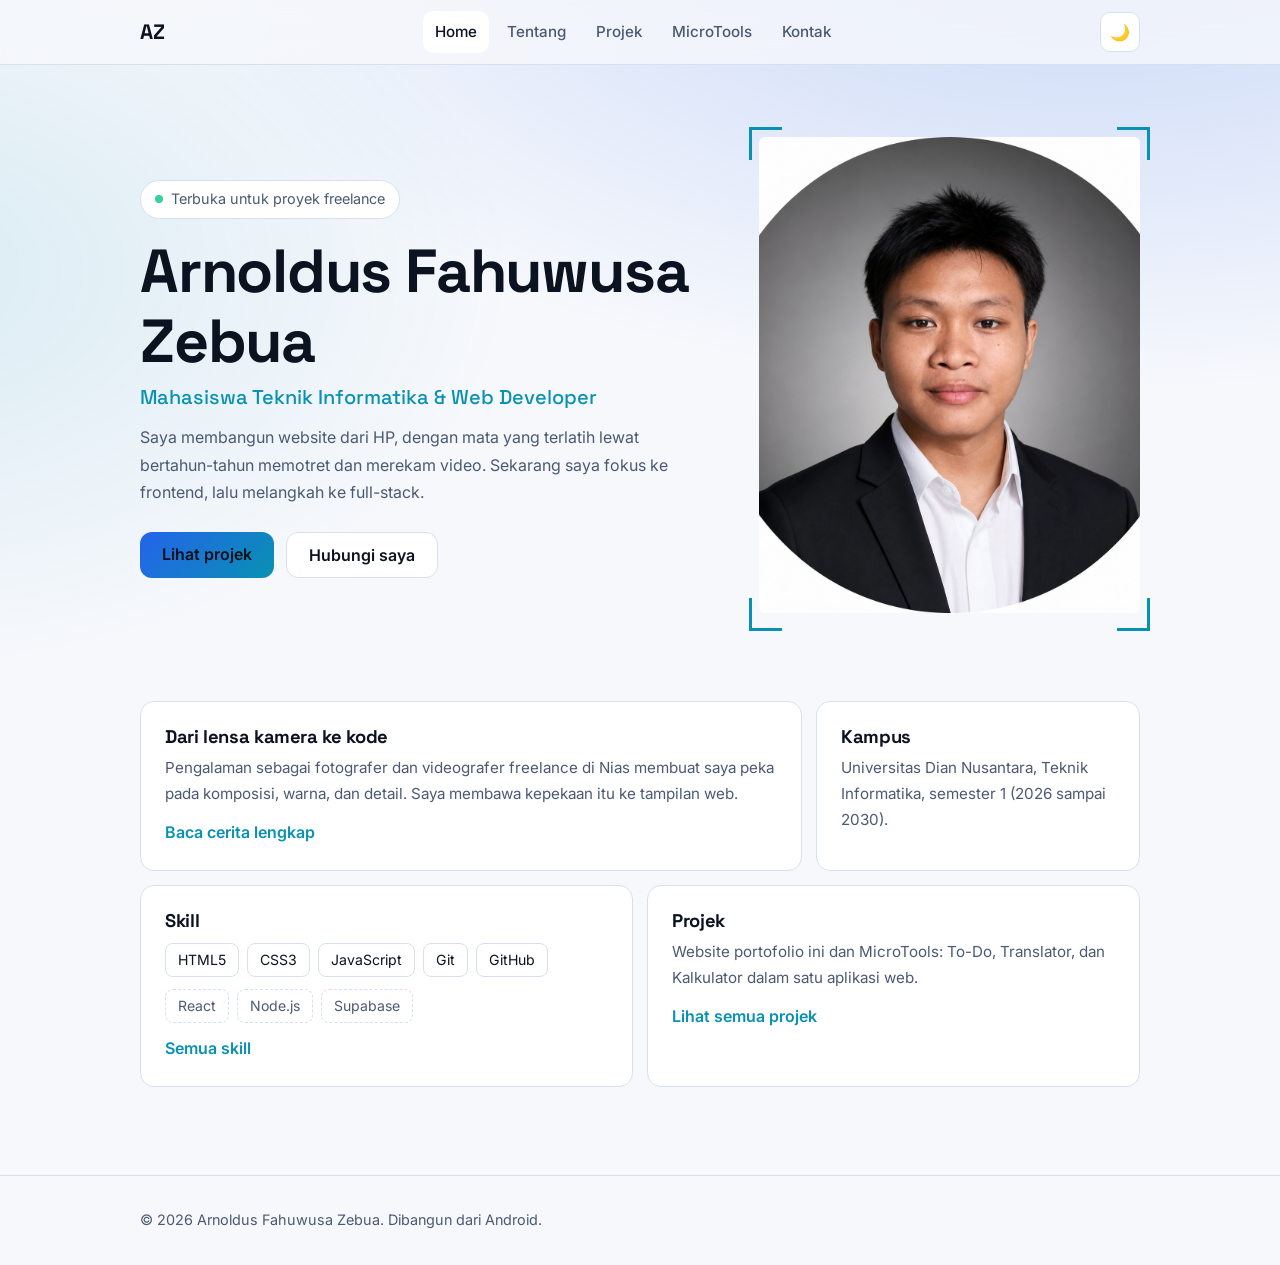
<file: index.html>
<!DOCTYPE html>
<html lang="id">
<head>
<meta charset="UTF-8">
<meta name="viewport" content="width=device-width, initial-scale=1.0">
<title>Arnoldus Zebua | Mahasiswa Teknik Informatika &amp; Web Developer</title>
<meta name="description" content="Portofolio Arnoldus Fahuwusa Zebua, mahasiswa Teknik Informatika dan web developer dari Jakarta Barat.">
<meta property="og:title" content="Arnoldus Zebua | Web Developer">
<meta property="og:description" content="Mahasiswa Teknik Informatika yang membangun website dari HP.">
<meta name="google-site-verification" content="O1rAy-H53hyuTbBP2xJFBZcEMn8-x3hpN3pS1XKMio">
<link rel="preconnect" href="https://fonts.googleapis.com">
<link href="https://fonts.googleapis.com/css2?family=Inter:wght@400;500;600&family=Space+Grotesk:wght@500;700&display=swap" rel="stylesheet">
<link rel="stylesheet" href="style.css">
<script>try{document.documentElement.dataset.theme=localStorage.getItem('theme')||(matchMedia('(prefers-color-scheme:light)').matches?'light':'dark')}catch(e){document.documentElement.dataset.theme='dark'}</script>
</head>
<body>
<header><div class="wrap bar">
  <a class="logo" href="index.html">AZ</a>
  <nav><a href="index.html" aria-current="page">Home</a><a href="tentang.html">Tentang</a><a href="projek.html">Projek</a><a href="microtools.html">MicroTools</a><a href="kontak.html">Kontak</a></nav>
  <div class="tools"><button class="ic" id="theme"></button><button class="ic" id="menu" aria-expanded="false" aria-label="Buka menu">☰</button></div>
</div></header>

<main class="wrap">
  <div class="hero">
    <div>
      <span class="status"><i></i>Terbuka untuk proyek freelance</span>
      <h1>Arnoldus Fahuwusa Zebua</h1>
      <p class="role">Mahasiswa Teknik Informatika &amp; Web Developer</p>
      <p>Saya membangun website dari HP, dengan mata yang terlatih lewat bertahun-tahun memotret dan merekam video. Sekarang saya fokus ke frontend, lalu melangkah ke full-stack.</p>
      <div class="cta"><a class="btn p" href="projek.html">Lihat projek</a><a class="btn" href="kontak.html">Hubungi saya</a></div>
    </div>
    <div class="shot"><img src="file_00000000be6472089b13f3a3a00ca6f6.png" alt="Foto Arnoldus Zebua" width="400" height="500" onerror="this.style.visibility='hidden'"><span></span></div>
  </div>

  <section>
    <div class="bento">
      <div class="card c4"><h3>Dari lensa kamera ke kode</h3><p>Pengalaman sebagai fotografer dan videografer freelance di Nias membuat saya peka pada komposisi, warna, dan detail. Saya membawa kepekaan itu ke tampilan web.</p><a class="more" href="tentang.html">Baca cerita lengkap</a></div>
      <div class="card c2"><h3>Kampus</h3><p>Universitas Dian Nusantara, Teknik Informatika, semester 1 (2026 sampai 2030).</p></div>
      <div class="card c3"><h3>Skill</h3>
        <div class="chips"><span class="chip">HTML5</span><span class="chip">CSS3</span><span class="chip">JavaScript</span><span class="chip">Git</span><span class="chip">GitHub</span></div>
        <div class="chips"><span class="chip l">React</span><span class="chip l">Node.js</span><span class="chip l">Supabase</span></div>
        <a class="more" href="tentang.html#skill">Semua skill</a></div>
      <div class="card c3"><h3>Projek</h3><p>Website portofolio ini dan MicroTools: To-Do, Translator, dan Kalkulator dalam satu aplikasi web.</p><a class="more" href="projek.html">Lihat semua projek</a></div>
    </div>
  </section>
</main>

<footer><div class="wrap">© 2026 Arnoldus Fahuwusa Zebua. Dibangun dari Android.</div></footer>
<script src="main.js"></script>
</body>
</html>
</file>
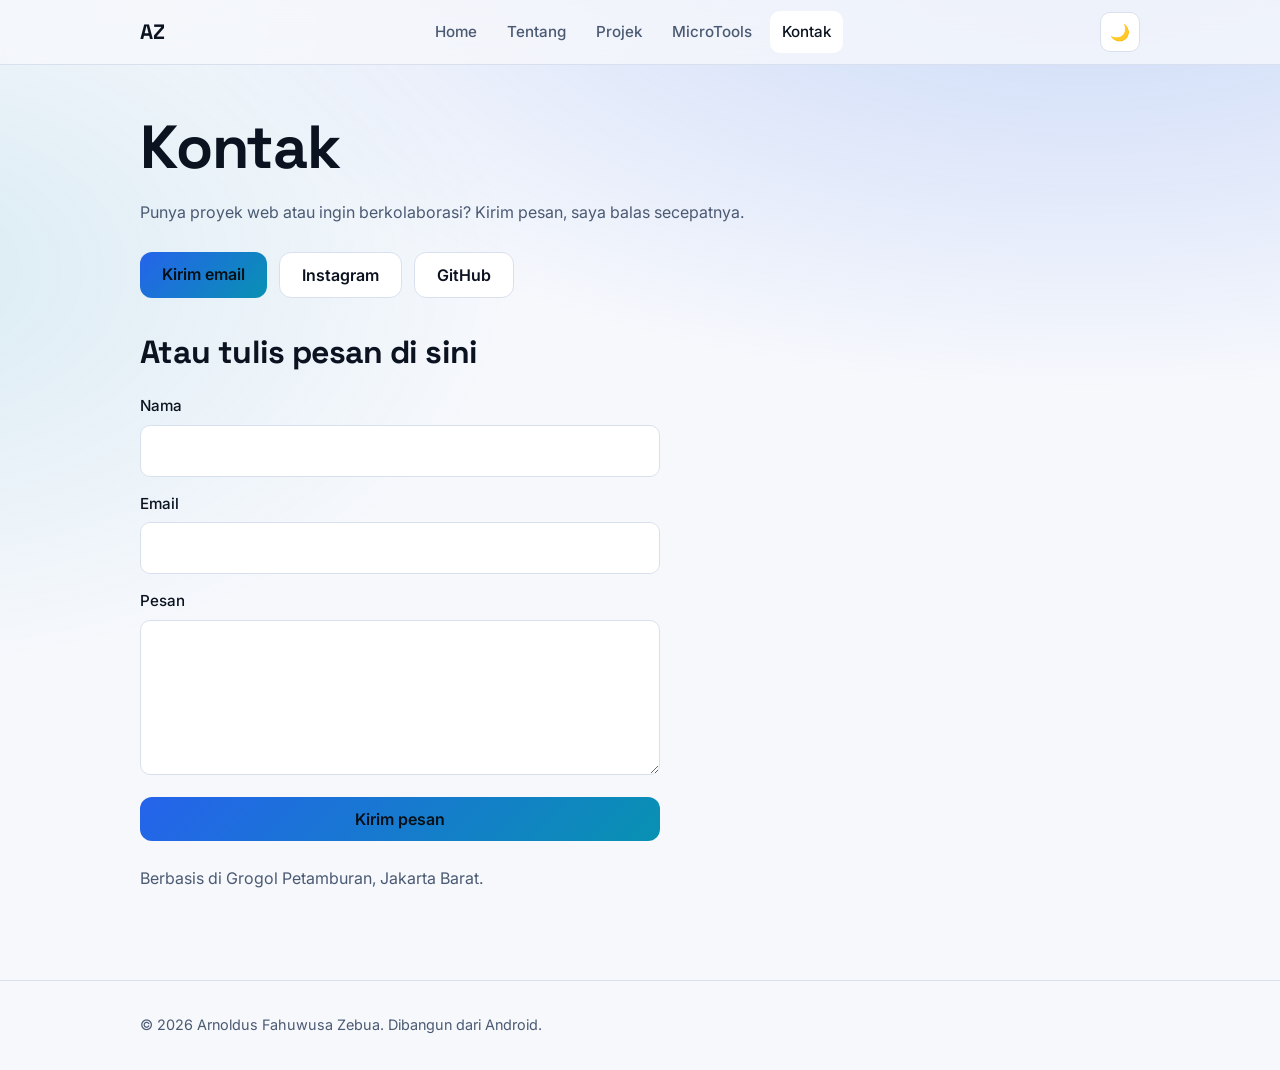
<file: kontak.html>
<!DOCTYPE html>
<html lang="id">
<head>
<meta charset="UTF-8">
<meta name="viewport" content="width=device-width, initial-scale=1.0">
<title>Kontak | Arnoldus Zebua</title>
<meta name="description" content="Hubungi Arnoldus Zebua untuk proyek freelance atau kolaborasi.">
<link rel="preconnect" href="https://fonts.googleapis.com">
<link href="https://fonts.googleapis.com/css2?family=Inter:wght@400;500;600&family=Space+Grotesk:wght@500;700&display=swap" rel="stylesheet">
<link rel="stylesheet" href="style.css">
<script>try{document.documentElement.dataset.theme=localStorage.getItem('theme')||(matchMedia('(prefers-color-scheme:light)').matches?'light':'dark')}catch(e){document.documentElement.dataset.theme='dark'}</script>
</head>
<body>
<header><div class="wrap bar">
  <a class="logo" href="index.html">AZ</a>
  <nav><a href="index.html">Home</a><a href="tentang.html">Tentang</a><a href="projek.html">Projek</a><a href="microtools.html">MicroTools</a><a href="kontak.html" aria-current="page">Kontak</a></nav>
  <div class="tools"><button class="ic" id="theme"></button><button class="ic" id="menu" aria-expanded="false" aria-label="Buka menu">☰</button></div>
</div></header>

<main class="wrap">
  <section>
    <h1>Kontak</h1>
    <p style="margin:16px 0 24px">Punya proyek web atau ingin berkolaborasi? Kirim pesan, saya balas secepatnya.</p>
    <div class="cta" style="margin-bottom:36px">
      <a class="btn p" href="mailto:arnoldzebua2@gmail.com">Kirim email</a>
      <a class="btn" href="https://instagram.com/arnoldfzebua" target="_blank" rel="noopener noreferrer">Instagram</a>
      <a class="btn" href="https://github.com/arnoldf-ai" target="_blank" rel="noopener noreferrer">GitHub</a>
    </div>

    <h2>Atau tulis pesan di sini</h2>
    <!-- Ganti GANTI_DENGAN_ID_FORM dengan ID form Formspree kamu -->
    <form action="https://formspree.io/f/GANTI_DENGAN_ID_FORM" method="POST">
      <label>Nama<input type="text" name="name" autocomplete="name" required></label>
      <label>Email<input type="email" name="email" autocomplete="email" required></label>
      <label>Pesan<textarea name="message" rows="5" required></textarea></label>
      <button class="btn p" type="submit">Kirim pesan</button>
    </form>
    <p style="margin-top:24px">Berbasis di Grogol Petamburan, Jakarta Barat.</p>
  </section>
</main>

<footer><div class="wrap">© 2026 Arnoldus Fahuwusa Zebua. Dibangun dari Android.</div></footer>
<script src="main.js"></script>
</body>
</html>
</file>
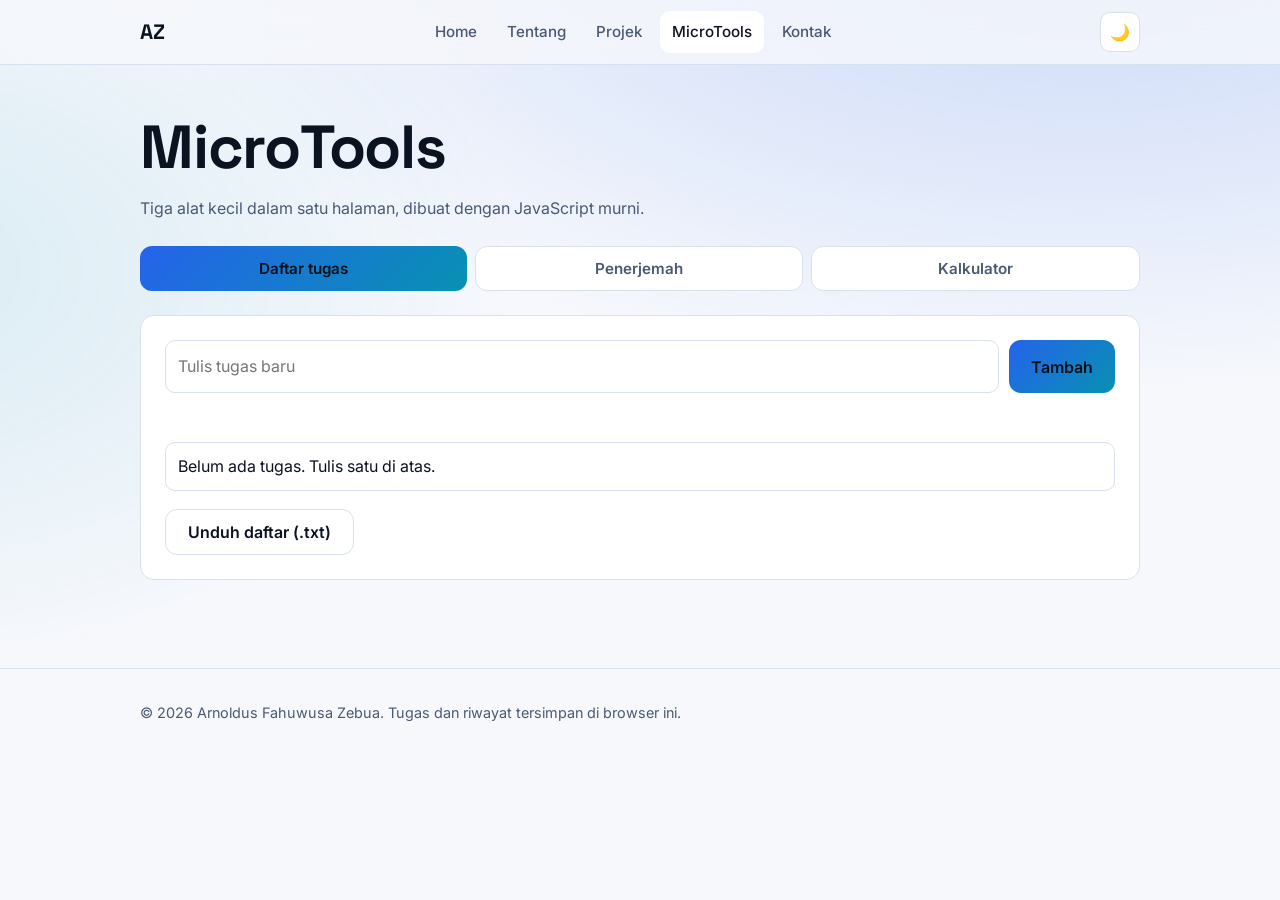
<file: microtools.html>
<!DOCTYPE html>
<html lang="id">
<head>
<meta charset="UTF-8">
<meta name="viewport" content="width=device-width, initial-scale=1.0">
<title>MicroTools | Arnoldus Zebua</title>
<meta name="description" content="MicroTools: daftar tugas, penerjemah, dan kalkulator dengan riwayat, dibuat dengan JavaScript murni.">
<link rel="preconnect" href="https://fonts.googleapis.com">
<link href="https://fonts.googleapis.com/css2?family=Inter:wght@400;500;600&family=Space+Grotesk:wght@500;700&display=swap" rel="stylesheet">
<link rel="stylesheet" href="style.css">
<link rel="stylesheet" href="microtools.css">
<script>try{document.documentElement.dataset.theme=localStorage.getItem('theme')||(matchMedia('(prefers-color-scheme:light)').matches?'light':'dark')}catch(e){document.documentElement.dataset.theme='dark'}</script>
</head>
<body>
<header><div class="wrap bar">
  <a class="logo" href="index.html">AZ</a>
  <nav><a href="index.html">Home</a><a href="tentang.html">Tentang</a><a href="projek.html">Projek</a><a href="microtools.html" aria-current="page">MicroTools</a><a href="kontak.html">Kontak</a></nav>
  <div class="tools"><button class="ic" id="theme"></button><button class="ic" id="menu" aria-expanded="false" aria-label="Buka menu">☰</button></div>
</div></header>

<main class="wrap">
  <section>
    <h1>MicroTools</h1>
    <p style="margin-top:12px">Tiga alat kecil dalam satu halaman, dibuat dengan JavaScript murni.</p>

    <div class="tabs" role="tablist" aria-label="Pilih alat">
      <button class="tab" role="tab" id="t-todo" aria-controls="p-todo" aria-selected="true">Daftar tugas</button>
      <button class="tab" role="tab" id="t-tr" aria-controls="p-tr" aria-selected="false" tabindex="-1">Penerjemah</button>
      <button class="tab" role="tab" id="t-calc" aria-controls="p-calc" aria-selected="false" tabindex="-1">Kalkulator</button>
    </div>

    <div class="card" role="tabpanel" id="p-todo" aria-labelledby="t-todo">
      <form class="row" id="todoForm">
        <label class="sr" for="todoInput">Tugas baru</label>
        <input id="todoInput" maxlength="200" placeholder="Tulis tugas baru" autocomplete="off">
        <button class="btn p" type="submit">Tambah</button>
      </form>
      <p class="msg" id="todoMsg" role="status"></p>
      <ul class="todo" id="todoList"></ul>
      <button class="btn" id="todoDl" type="button">Unduh daftar (.txt)</button>
    </div>

    <div class="card" role="tabpanel" id="p-tr" aria-labelledby="t-tr" hidden>
      <div class="sel">
        <label>Dari<select id="from"></select></label>
        <button class="small" id="swap" type="button" aria-label="Tukar bahasa">⇄</button>
        <label>Ke<select id="to"></select></label>
      </div>
      <label>Teks asal<textarea id="trIn" rows="4" maxlength="500"></textarea></label>
      <div class="tools2">
        <button class="btn p" id="trGo" type="button">Terjemahkan</button>
        <button class="small" id="trCopy" type="button">Salin hasil</button>
        <span id="count" style="color:var(--mu);font-size:.85rem">0/500</span>
      </div>
      <label>Hasil<textarea id="trOut" rows="4" readonly></textarea></label>
      <p class="msg" id="trMsg" role="status"></p>
      <p style="font-size:.85rem">Teks dikirim ke layanan MyMemory untuk diterjemahkan, jadi jangan masukkan data pribadi.</p>
    </div>

    <div class="card" role="tabpanel" id="p-calc" aria-labelledby="t-calc" hidden>
      <div class="display" id="disp" aria-live="polite">0</div>
      <div class="keys" id="keys">
        <button class="key" data-k="7">7</button><button class="key" data-k="8">8</button><button class="key" data-k="9">9</button><button class="key op" data-k="/" aria-label="bagi">÷</button>
        <button class="key" data-k="4">4</button><button class="key" data-k="5">5</button><button class="key" data-k="6">6</button><button class="key op" data-k="*" aria-label="kali">×</button>
        <button class="key" data-k="1">1</button><button class="key" data-k="2">2</button><button class="key" data-k="3">3</button><button class="key op" data-k="-" aria-label="kurang">−</button>
        <button class="key" data-k="0">0</button><button class="key" data-k=".">.</button><button class="key" data-k="back" aria-label="hapus satu">⌫</button><button class="key op" data-k="+" aria-label="tambah">+</button>
        <button class="key" data-k="clear">C</button><button class="key eq" data-k="=">=</button>
      </div>
      <ol class="hist" id="hist" reversed></ol>
      <button class="small" id="histClear" type="button" style="margin-top:10px">Hapus riwayat</button>
    </div>
  </section>
</main>

<footer><div class="wrap">© 2026 Arnoldus Fahuwusa Zebua. Tugas dan riwayat tersimpan di browser ini.</div></footer>
<script src="main.js"></script>
<script src="microtools.js"></script>
</body>
</html>
</file>
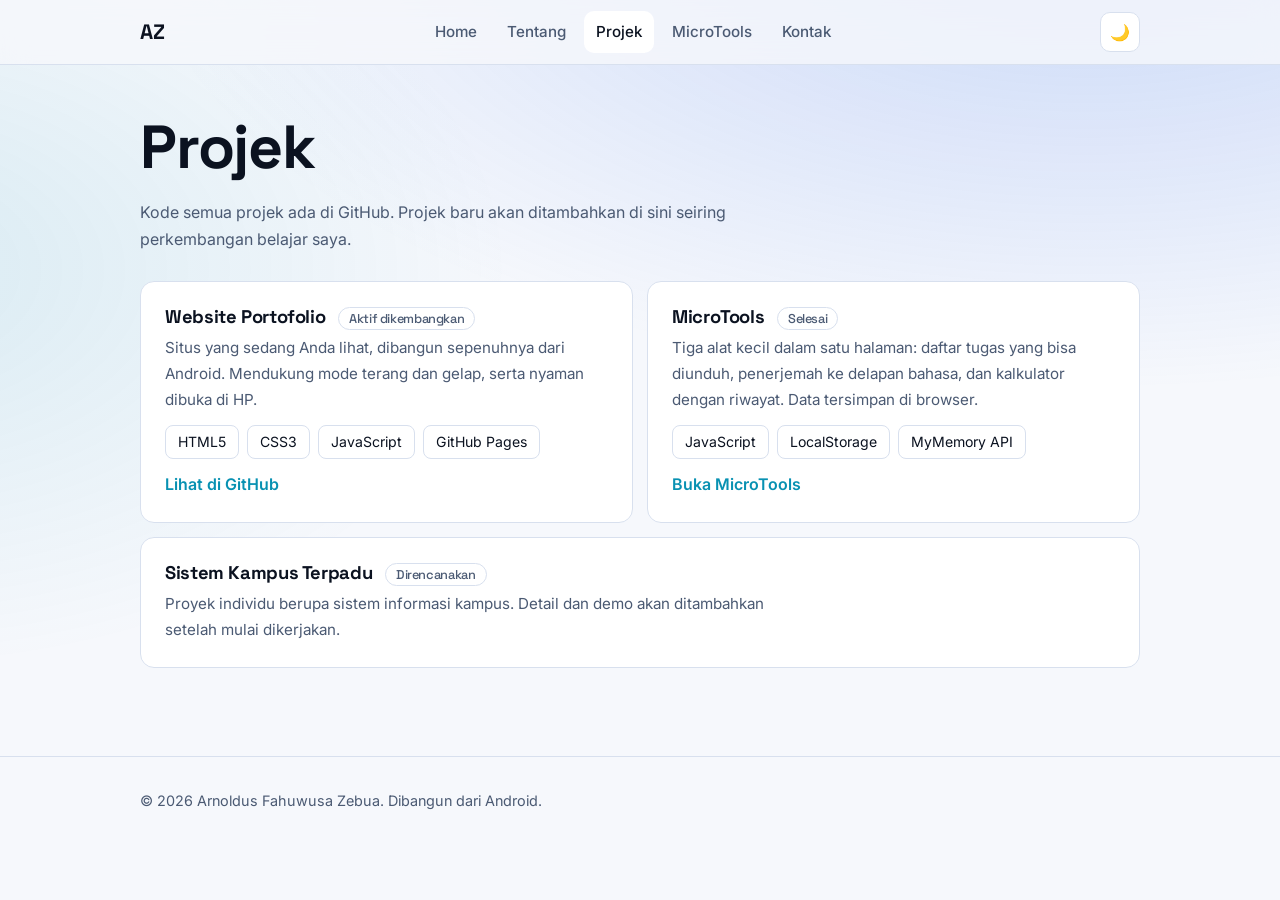
<file: projek.html>
<!DOCTYPE html>
<html lang="id">
<head>
<meta charset="UTF-8">
<meta name="viewport" content="width=device-width, initial-scale=1.0">
<title>Projek | Arnoldus Zebua</title>
<meta name="description" content="Projek web Arnoldus Zebua: website portofolio dan MicroTools.">
<link rel="preconnect" href="https://fonts.googleapis.com">
<link href="https://fonts.googleapis.com/css2?family=Inter:wght@400;500;600&family=Space+Grotesk:wght@500;700&display=swap" rel="stylesheet">
<link rel="stylesheet" href="style.css">
<script>try{document.documentElement.dataset.theme=localStorage.getItem('theme')||(matchMedia('(prefers-color-scheme:light)').matches?'light':'dark')}catch(e){document.documentElement.dataset.theme='dark'}</script>
</head>
<body>
<header><div class="wrap bar">
  <a class="logo" href="index.html">AZ</a>
  <nav><a href="index.html">Home</a><a href="tentang.html">Tentang</a><a href="projek.html" aria-current="page">Projek</a><a href="microtools.html">MicroTools</a><a href="kontak.html">Kontak</a></nav>
  <div class="tools"><button class="ic" id="theme"></button><button class="ic" id="menu" aria-expanded="false" aria-label="Buka menu">☰</button></div>
</div></header>

<main class="wrap">
  <section>
    <h1>Projek</h1>
    <p style="margin:16px 0 28px">Kode semua projek ada di GitHub. Projek baru akan ditambahkan di sini seiring perkembangan belajar saya.</p>
    <div class="bento">
      <div class="card c3"><h3>Website Portofolio <span class="st">Aktif dikembangkan</span></h3>
        <p>Situs yang sedang Anda lihat, dibangun sepenuhnya dari Android. Mendukung mode terang dan gelap, serta nyaman dibuka di HP.</p>
        <div class="chips"><span class="chip">HTML5</span><span class="chip">CSS3</span><span class="chip">JavaScript</span><span class="chip">GitHub Pages</span></div>
        <a class="more" href="https://github.com/arnoldf-ai" target="_blank" rel="noopener noreferrer">Lihat di GitHub</a></div>
      <div class="card c3"><h3>MicroTools <span class="st">Selesai</span></h3>
        <p>Tiga alat kecil dalam satu halaman: daftar tugas yang bisa diunduh, penerjemah ke delapan bahasa, dan kalkulator dengan riwayat. Data tersimpan di browser.</p>
        <div class="chips"><span class="chip">JavaScript</span><span class="chip">LocalStorage</span><span class="chip">MyMemory API</span></div>
        <a class="more" href="microtools.html">Buka MicroTools</a></div>
      <div class="card c6"><h3>Sistem Kampus Terpadu <span class="st">Direncanakan</span></h3>
        <p>Proyek individu berupa sistem informasi kampus. Detail dan demo akan ditambahkan setelah mulai dikerjakan.</p></div>
    </div>
  </section>
</main>

<footer><div class="wrap">© 2026 Arnoldus Fahuwusa Zebua. Dibangun dari Android.</div></footer>
<script src="main.js"></script>
</body>
</html>
</file>
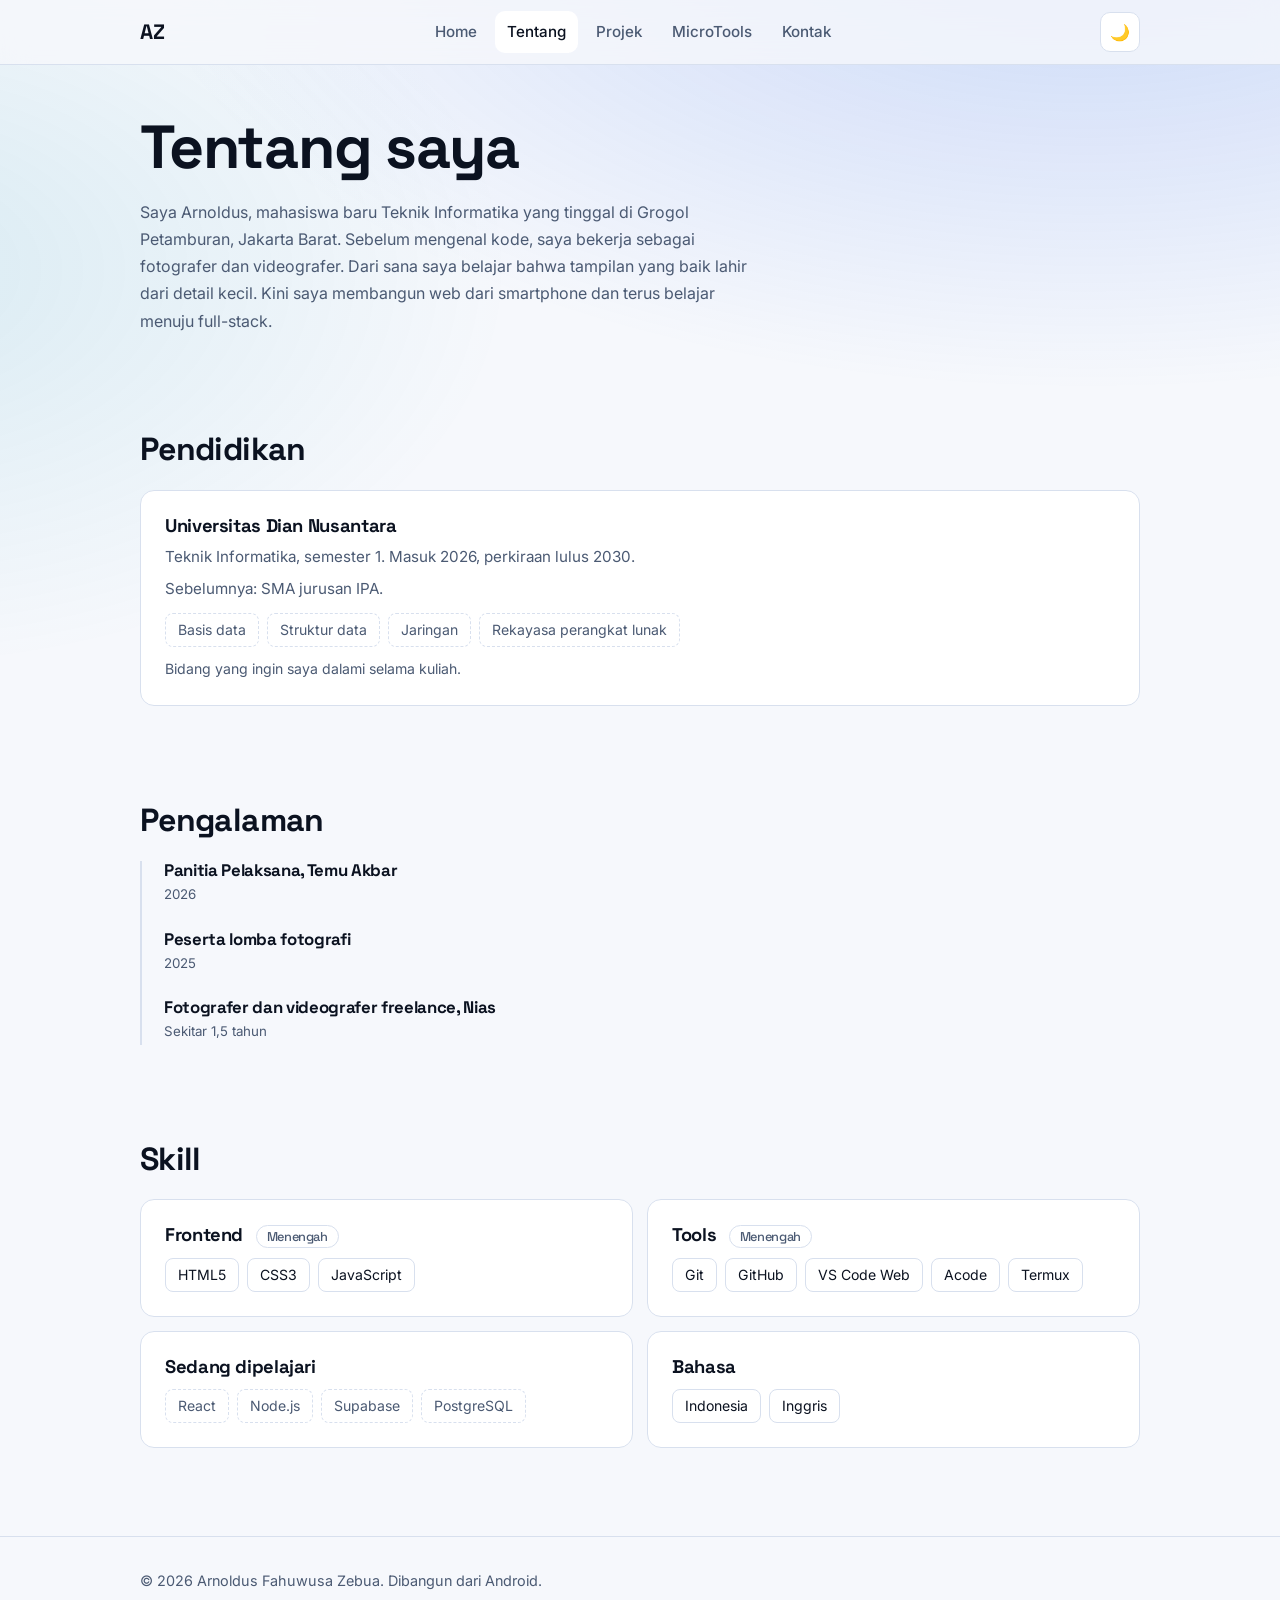
<file: skill.html>
<!DOCTYPE html>
<html lang="id"><head><meta charset="UTF-8">
<meta http-equiv="refresh" content="0;url=tentang.html#skill">
<title>Skill</title></head>
<body><a href="tentang.html#skill">Lanjut ke halaman Skill</a></body></html>
</file>
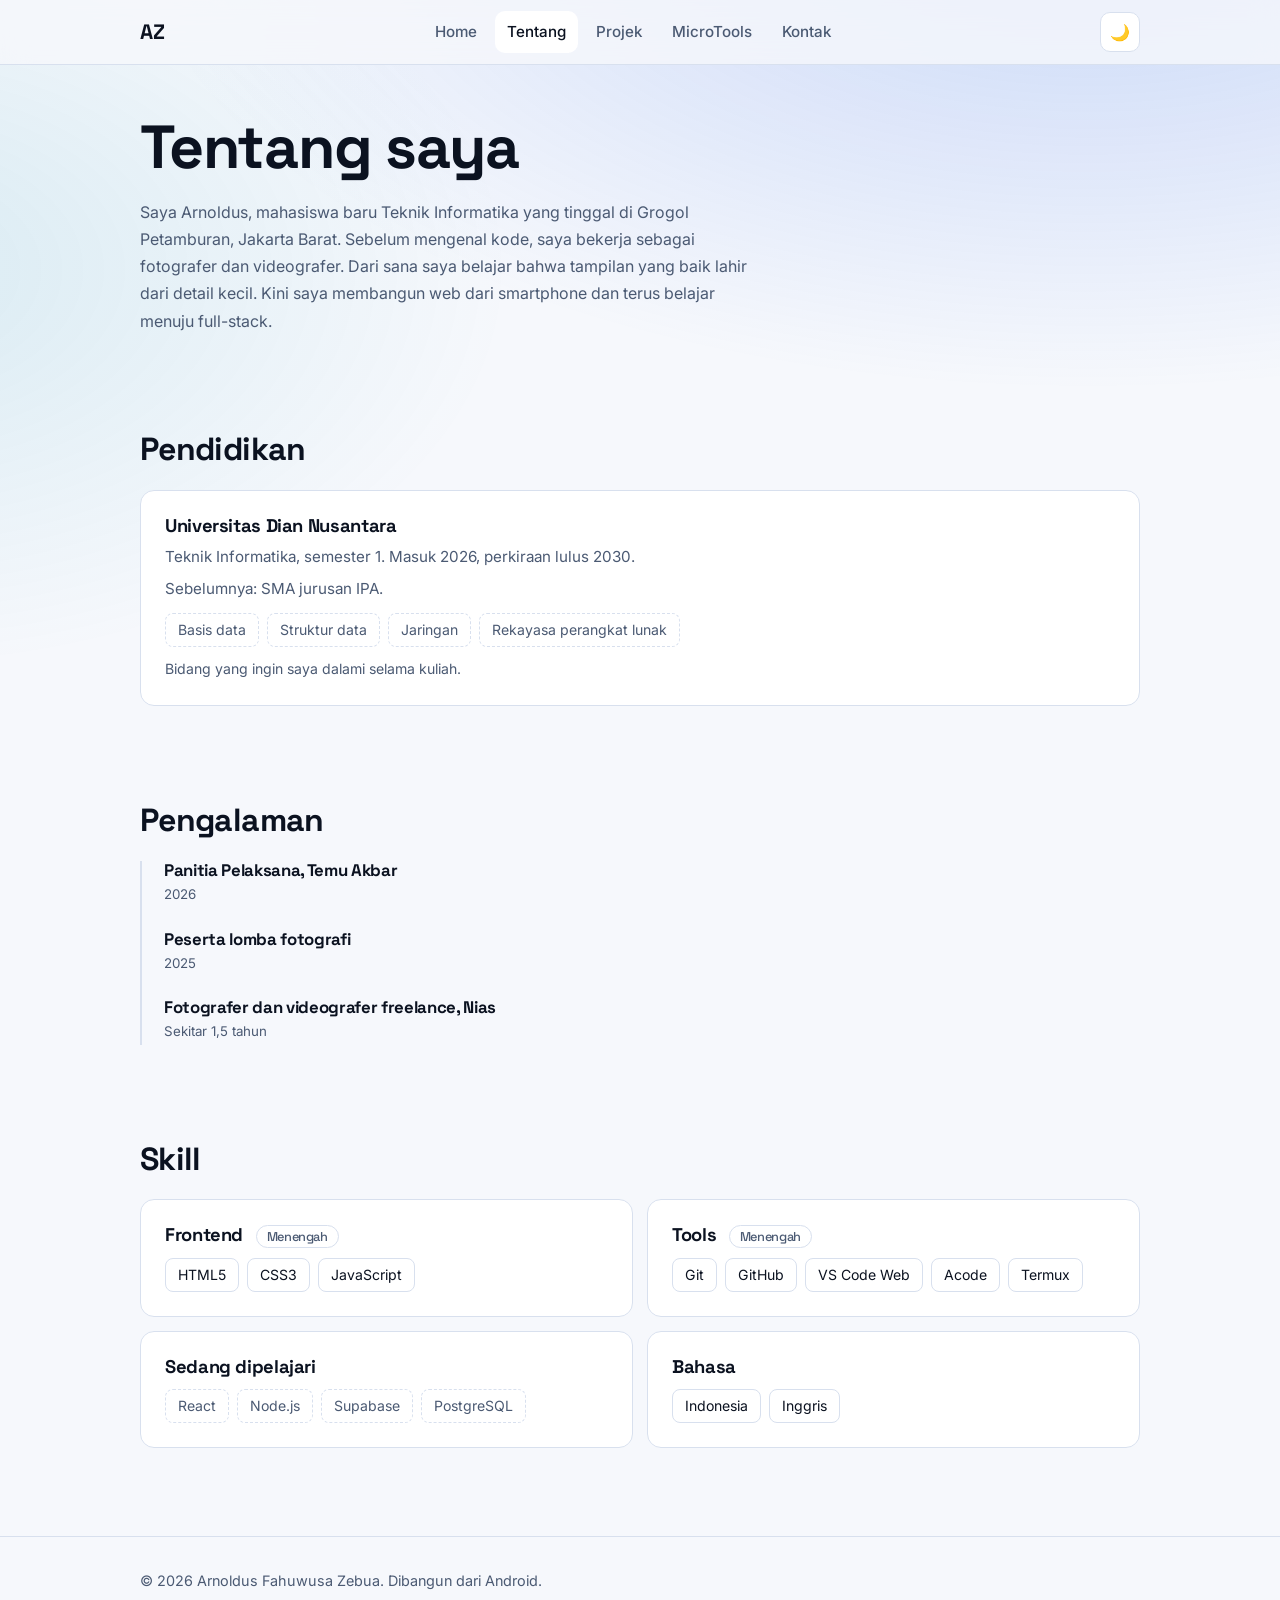
<file: tentang.html>
<!DOCTYPE html>
<html lang="id">
<head>
<meta charset="UTF-8">
<meta name="viewport" content="width=device-width, initial-scale=1.0">
<title>Tentang | Arnoldus Zebua</title>
<meta name="description" content="Pendidikan, pengalaman, dan skill Arnoldus Zebua, mahasiswa Teknik Informatika Universitas Dian Nusantara.">
<link rel="preconnect" href="https://fonts.googleapis.com">
<link href="https://fonts.googleapis.com/css2?family=Inter:wght@400;500;600&family=Space+Grotesk:wght@500;700&display=swap" rel="stylesheet">
<link rel="stylesheet" href="style.css">
<script>try{document.documentElement.dataset.theme=localStorage.getItem('theme')||(matchMedia('(prefers-color-scheme:light)').matches?'light':'dark')}catch(e){document.documentElement.dataset.theme='dark'}</script>
</head>
<body>
<header><div class="wrap bar">
  <a class="logo" href="index.html">AZ</a>
  <nav><a href="index.html">Home</a><a href="tentang.html" aria-current="page">Tentang</a><a href="projek.html">Projek</a><a href="microtools.html">MicroTools</a><a href="kontak.html">Kontak</a></nav>
  <div class="tools"><button class="ic" id="theme"></button><button class="ic" id="menu" aria-expanded="false" aria-label="Buka menu">☰</button></div>
</div></header>

<main class="wrap">
  <section>
    <h1>Tentang saya</h1>
    <p style="margin-top:16px">Saya Arnoldus, mahasiswa baru Teknik Informatika yang tinggal di Grogol Petamburan, Jakarta Barat. Sebelum mengenal kode, saya bekerja sebagai fotografer dan videografer. Dari sana saya belajar bahwa tampilan yang baik lahir dari detail kecil. Kini saya membangun web dari smartphone dan terus belajar menuju full-stack.</p>
  </section>

  <section>
    <h2>Pendidikan</h2>
    <div class="card"><h3>Universitas Dian Nusantara</h3><p>Teknik Informatika, semester 1. Masuk 2026, perkiraan lulus 2030.</p><p style="margin-top:6px">Sebelumnya: SMA jurusan IPA.</p>
    <div class="chips"><span class="chip l">Basis data</span><span class="chip l">Struktur data</span><span class="chip l">Jaringan</span><span class="chip l">Rekayasa perangkat lunak</span></div>
    <p style="margin-top:10px;font-size:.88rem">Bidang yang ingin saya dalami selama kuliah.</p></div>
  </section>

  <section>
    <h2>Pengalaman</h2>
    <div class="tl">
      <div><h3>Panitia Pelaksana, Temu Akbar</h3><small>2026</small></div>
      <div><h3>Peserta lomba fotografi</h3><small>2025</small></div>
      <div><h3>Fotografer dan videografer freelance, Nias</h3><small>Sekitar 1,5 tahun</small></div>
    </div>
  </section>

  <section id="skill">
    <h2>Skill</h2>
    <div class="bento">
      <div class="card c3"><h3>Frontend <span class="st">Menengah</span></h3><div class="chips"><span class="chip">HTML5</span><span class="chip">CSS3</span><span class="chip">JavaScript</span></div></div>
      <div class="card c3"><h3>Tools <span class="st">Menengah</span></h3><div class="chips"><span class="chip">Git</span><span class="chip">GitHub</span><span class="chip">VS Code Web</span><span class="chip">Acode</span><span class="chip">Termux</span></div></div>
      <div class="card c3"><h3>Sedang dipelajari</h3><div class="chips"><span class="chip l">React</span><span class="chip l">Node.js</span><span class="chip l">Supabase</span><span class="chip l">PostgreSQL</span></div></div>
      <div class="card c3"><h3>Bahasa</h3><div class="chips"><span class="chip">Indonesia</span><span class="chip">Inggris</span></div></div>
    </div>
  </section>
</main>

<footer><div class="wrap">© 2026 Arnoldus Fahuwusa Zebua. Dibangun dari Android.</div></footer>
<script src="main.js"></script>
</body>
</html>
</file>
<file: style.css>
:root{--bg:#070B14;--panel:#0E1524;--line:#1B2740;--tx:#E6EDF7;--mu:#94A3B8;--ac:#3B82F6;--ac2:#22D3EE;--r:14px;--f:'Inter',system-ui,sans-serif;--h:'Space Grotesk','Inter',sans-serif}
[data-theme=light]{--bg:#F6F8FC;--panel:#fff;--line:#D8E0EE;--tx:#0B1220;--mu:#4B5A73;--ac:#2563EB;--ac2:#0891B2}
*{box-sizing:border-box;margin:0}
html{scroll-behavior:smooth}
body{background:var(--bg);color:var(--tx);font:16px/1.7 var(--f);min-height:100vh}
body::before{content:"";position:fixed;inset:0;z-index:-1;background:radial-gradient(60rem 30rem at 85% -10%,color-mix(in srgb,var(--ac) 22%,transparent),transparent),radial-gradient(40rem 25rem at -10% 30%,color-mix(in srgb,var(--ac2) 12%,transparent),transparent)}
a{color:inherit}
:focus-visible{outline:2px solid var(--ac2);outline-offset:3px}
.wrap{max-width:1040px;margin:0 auto;padding:0 20px}
header{position:sticky;top:0;z-index:10;backdrop-filter:blur(14px);background:color-mix(in srgb,var(--bg) 78%,transparent);border-bottom:1px solid var(--line)}
.bar{display:flex;align-items:center;justify-content:space-between;height:64px}
.logo{font:700 1.3rem var(--h);text-decoration:none}
nav{display:flex;gap:6px}
nav a{padding:8px 12px;border-radius:10px;text-decoration:none;color:var(--mu);font-weight:500;font-size:.95rem}
nav a:hover,nav a[aria-current]{color:var(--tx);background:var(--panel)}
.tools{display:flex;gap:8px}
.ic{background:var(--panel);border:1px solid var(--line);color:var(--tx);width:40px;height:40px;border-radius:10px;cursor:pointer;font-size:1rem}
#menu{display:none}
@media(max-width:720px){#menu{display:block}nav{position:absolute;top:64px;left:0;right:0;flex-direction:column;padding:12px 20px;background:var(--bg);border-bottom:1px solid var(--line);display:none}nav.open{display:flex}}
section{padding:48px 0}
h1,h2,h3{font-family:var(--h);line-height:1.15;letter-spacing:-.02em}
h1{font-size:clamp(2.2rem,6vw,3.8rem)}
h2{font-size:clamp(1.5rem,3.5vw,2rem);margin-bottom:22px}
p{color:var(--mu);max-width:62ch}
.hero{display:grid;grid-template-columns:1.2fr .8fr;gap:48px;align-items:center;padding:72px 0 32px}
@media(max-width:800px){.hero{grid-template-columns:1fr}.shot{order:-1;max-width:240px}}
.status{display:inline-flex;gap:8px;align-items:center;font-size:.9rem;color:var(--mu);border:1px solid var(--line);padding:6px 14px;border-radius:99px;background:var(--panel)}
.status i{width:8px;height:8px;border-radius:50%;background:#34D399;animation:pulse 2s infinite}
@keyframes pulse{50%{opacity:.3}}
.hero h1{margin:18px 0 8px}
.hero .role{font:500 1.25rem var(--h);color:var(--ac2);margin-bottom:14px}
.cta{display:flex;gap:12px;flex-wrap:wrap;margin-top:26px}
.btn{display:inline-block;padding:12px 22px;border-radius:12px;font:600 1rem var(--f);text-decoration:none;border:1px solid var(--line);background:var(--panel);color:var(--tx);cursor:pointer;transition:transform .2s}
.btn:hover{transform:translateY(-2px)}
.btn.p{background:linear-gradient(135deg,var(--ac),var(--ac2));color:#041018;border:0}
.shot{position:relative;aspect-ratio:4/5;width:100%;justify-self:center}
.shot img{width:100%;height:100%;object-fit:cover;border-radius:6px;background:var(--panel)}
.shot::before,.shot::after,.shot span::before,.shot span::after{content:"";position:absolute;width:30px;height:30px;border:3px solid var(--ac2)}
.shot::before{top:-10px;left:-10px;border-right:0;border-bottom:0}
.shot::after{top:-10px;right:-10px;border-left:0;border-bottom:0}
.shot span::before{bottom:-10px;left:-10px;border-right:0;border-top:0}
.shot span::after{bottom:-10px;right:-10px;border-left:0;border-top:0}
@keyframes in{from{opacity:0;transform:translateY(16px)}}
.hero>*{animation:in .7s both}.hero>.shot{animation-delay:.15s}
.bento{display:grid;grid-template-columns:repeat(6,1fr);gap:14px}
.card{background:var(--panel);border:1px solid var(--line);border-radius:var(--r);padding:24px}
.c2{grid-column:span 2}.c3{grid-column:span 3}.c4{grid-column:span 4}.c6{grid-column:span 6}
@media(max-width:800px){.c2,.c3,.c4{grid-column:span 6}}
.card h3{font-size:1.15rem;margin-bottom:8px}
.card p{font-size:.95rem}
.card a.more{display:inline-block;margin-top:12px;color:var(--ac2);font-weight:600;text-decoration:none}
.chips{display:flex;flex-wrap:wrap;gap:8px;margin-top:12px}
.chip{border:1px solid var(--line);border-radius:8px;padding:4px 12px;font-size:.88rem}
.chip.l{border-style:dashed;color:var(--mu)}
.tl{border-left:2px solid var(--line);padding-left:22px;display:grid;gap:22px}
.tl h3{font-size:1.05rem}.tl small{color:var(--mu)}
.st{font-size:.8rem;padding:2px 10px;border-radius:99px;border:1px solid var(--line);color:var(--mu);margin-left:8px;font-weight:500}
form{display:grid;gap:14px;max-width:520px}
label{font-weight:500;font-size:.95rem}
input,textarea{width:100%;padding:12px;margin-top:6px;border-radius:10px;border:1px solid var(--line);background:var(--panel);color:var(--tx);font:inherit}
footer{border-top:1px solid var(--line);padding:32px 0;color:var(--mu);font-size:.9rem;margin-top:40px}
@media(prefers-reduced-motion:reduce){*{animation:none!important;transition:none!important;scroll-behavior:auto}}
</file>
<file: microtools.css>
[hidden]{display:none!important}
.sr{position:absolute;width:1px;height:1px;overflow:hidden;clip:rect(0 0 0 0)}
.tabs{display:flex;gap:8px;margin:24px 0;flex-wrap:wrap}
.tab{flex:1;min-width:120px;padding:12px;border-radius:12px;border:1px solid var(--line);background:var(--panel);color:var(--mu);font:600 .95rem var(--f);cursor:pointer}
.tab[aria-selected=true]{background:linear-gradient(135deg,var(--ac),var(--ac2));color:#041018;border:0}
form.row{display:flex;gap:10px;max-width:none}
.row input{margin-top:0;flex:1}
.todo{list-style:none;padding:0;margin:18px 0;display:grid;gap:8px}
.todo li{display:flex;align-items:center;gap:12px;padding:10px 12px;border:1px solid var(--line);border-radius:10px}
.todo li span{flex:1;overflow-wrap:anywhere}
.todo li.done span{text-decoration:line-through;opacity:.6}
.todo input[type=checkbox]{width:20px;height:20px;margin:0;flex:none;accent-color:var(--ac)}
.small{background:none;border:1px solid var(--line);color:var(--mu);border-radius:8px;padding:4px 12px;cursor:pointer;font:inherit;font-size:.88rem}
.small.del{color:#f87171}
.msg{min-height:1.5em;font-size:.9rem;color:var(--mu);margin-top:8px}
.sel{display:grid;grid-template-columns:1fr auto 1fr;gap:10px;align-items:end;margin-bottom:12px}
select{width:100%;padding:12px;margin-top:6px;border-radius:10px;border:1px solid var(--line);background:var(--panel);color:var(--tx);font:inherit}
.tools2{display:flex;gap:10px;align-items:center;margin:12px 0;flex-wrap:wrap}
.display{background:var(--bg);border:1px solid var(--line);border-radius:12px;padding:16px;text-align:right;font:500 2rem var(--h);overflow-x:auto;margin-bottom:12px;min-height:72px;white-space:nowrap}
.keys{display:grid;grid-template-columns:repeat(4,1fr);gap:8px}
.key{padding:16px 0;border-radius:12px;border:1px solid var(--line);background:var(--panel);color:var(--tx);font:500 1.2rem var(--f);cursor:pointer}
.key:active{transform:scale(.96)}
.key.op{color:var(--ac2)}
.key.eq{grid-column:span 3;background:linear-gradient(135deg,var(--ac),var(--ac2));color:#041018;border:0}
.hist{margin-top:16px;font-size:.9rem;color:var(--mu);max-height:160px;overflow:auto;padding-left:20px}
</file>
